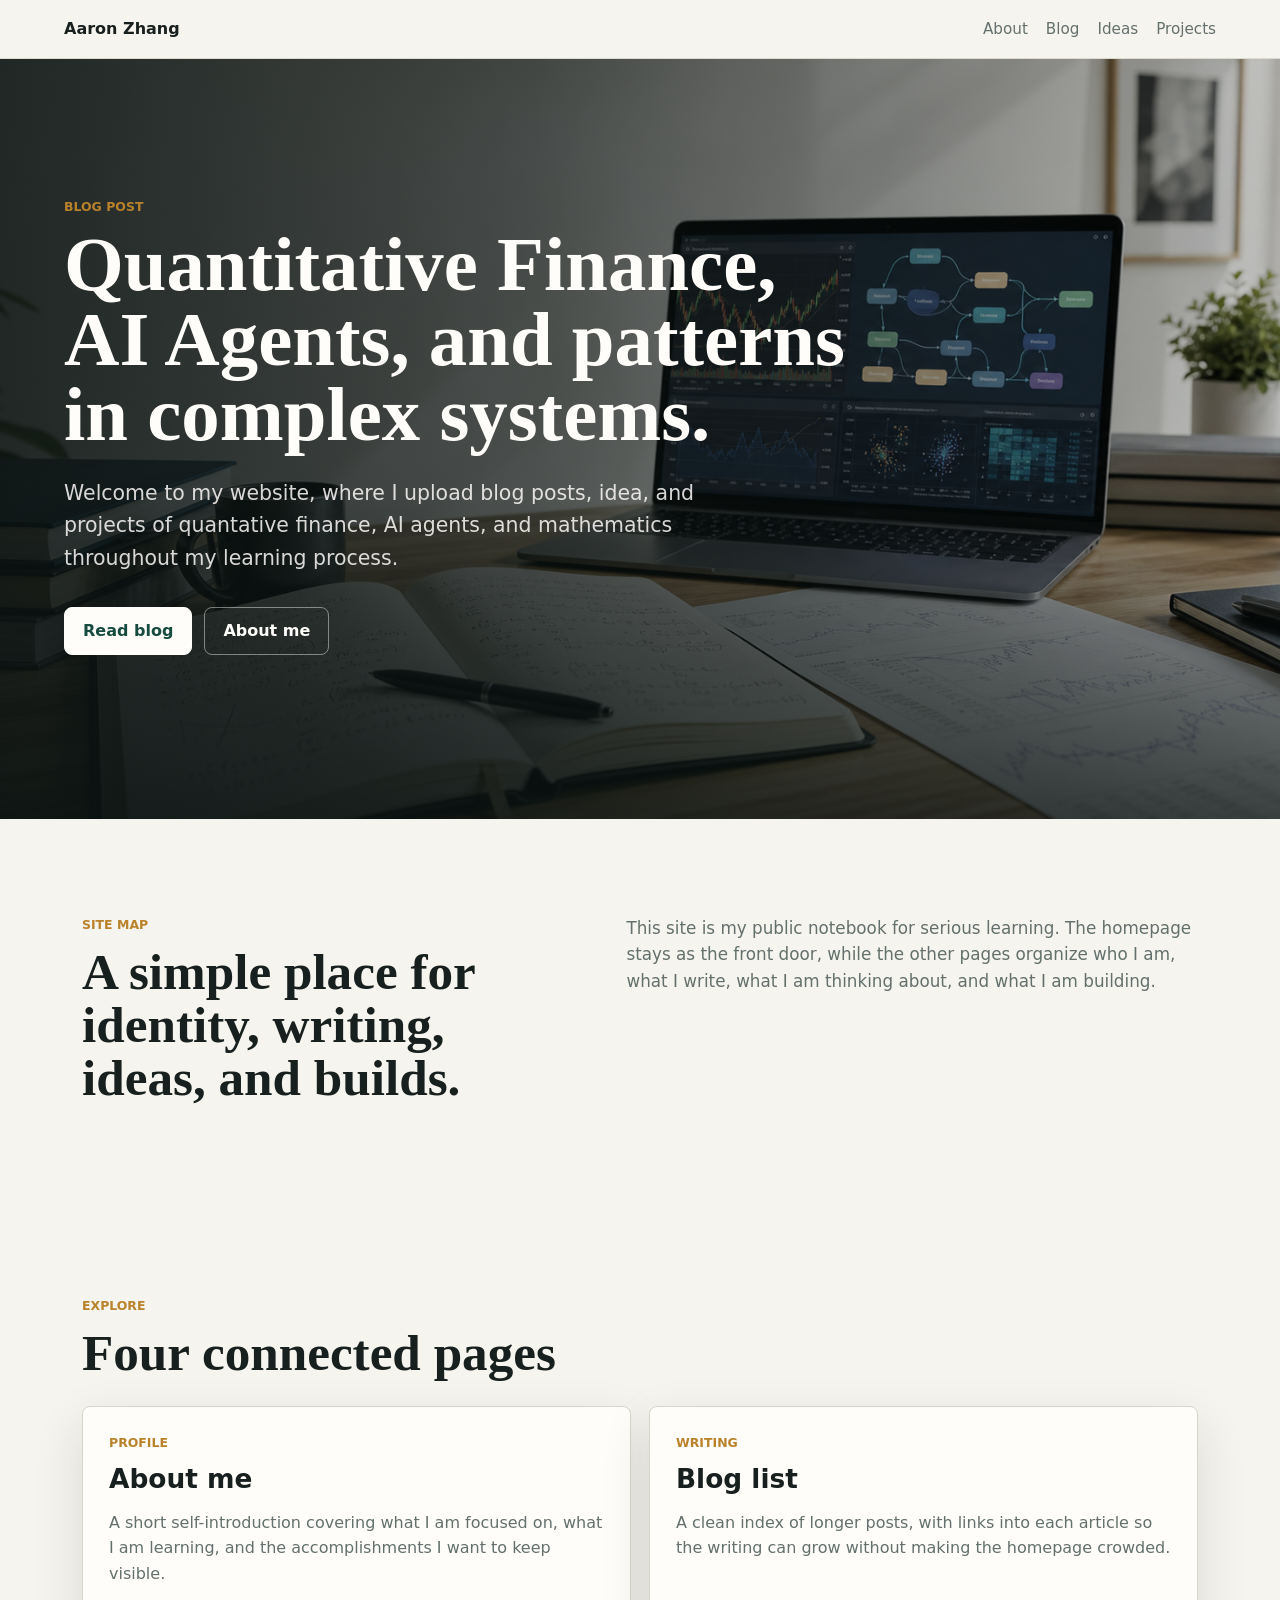
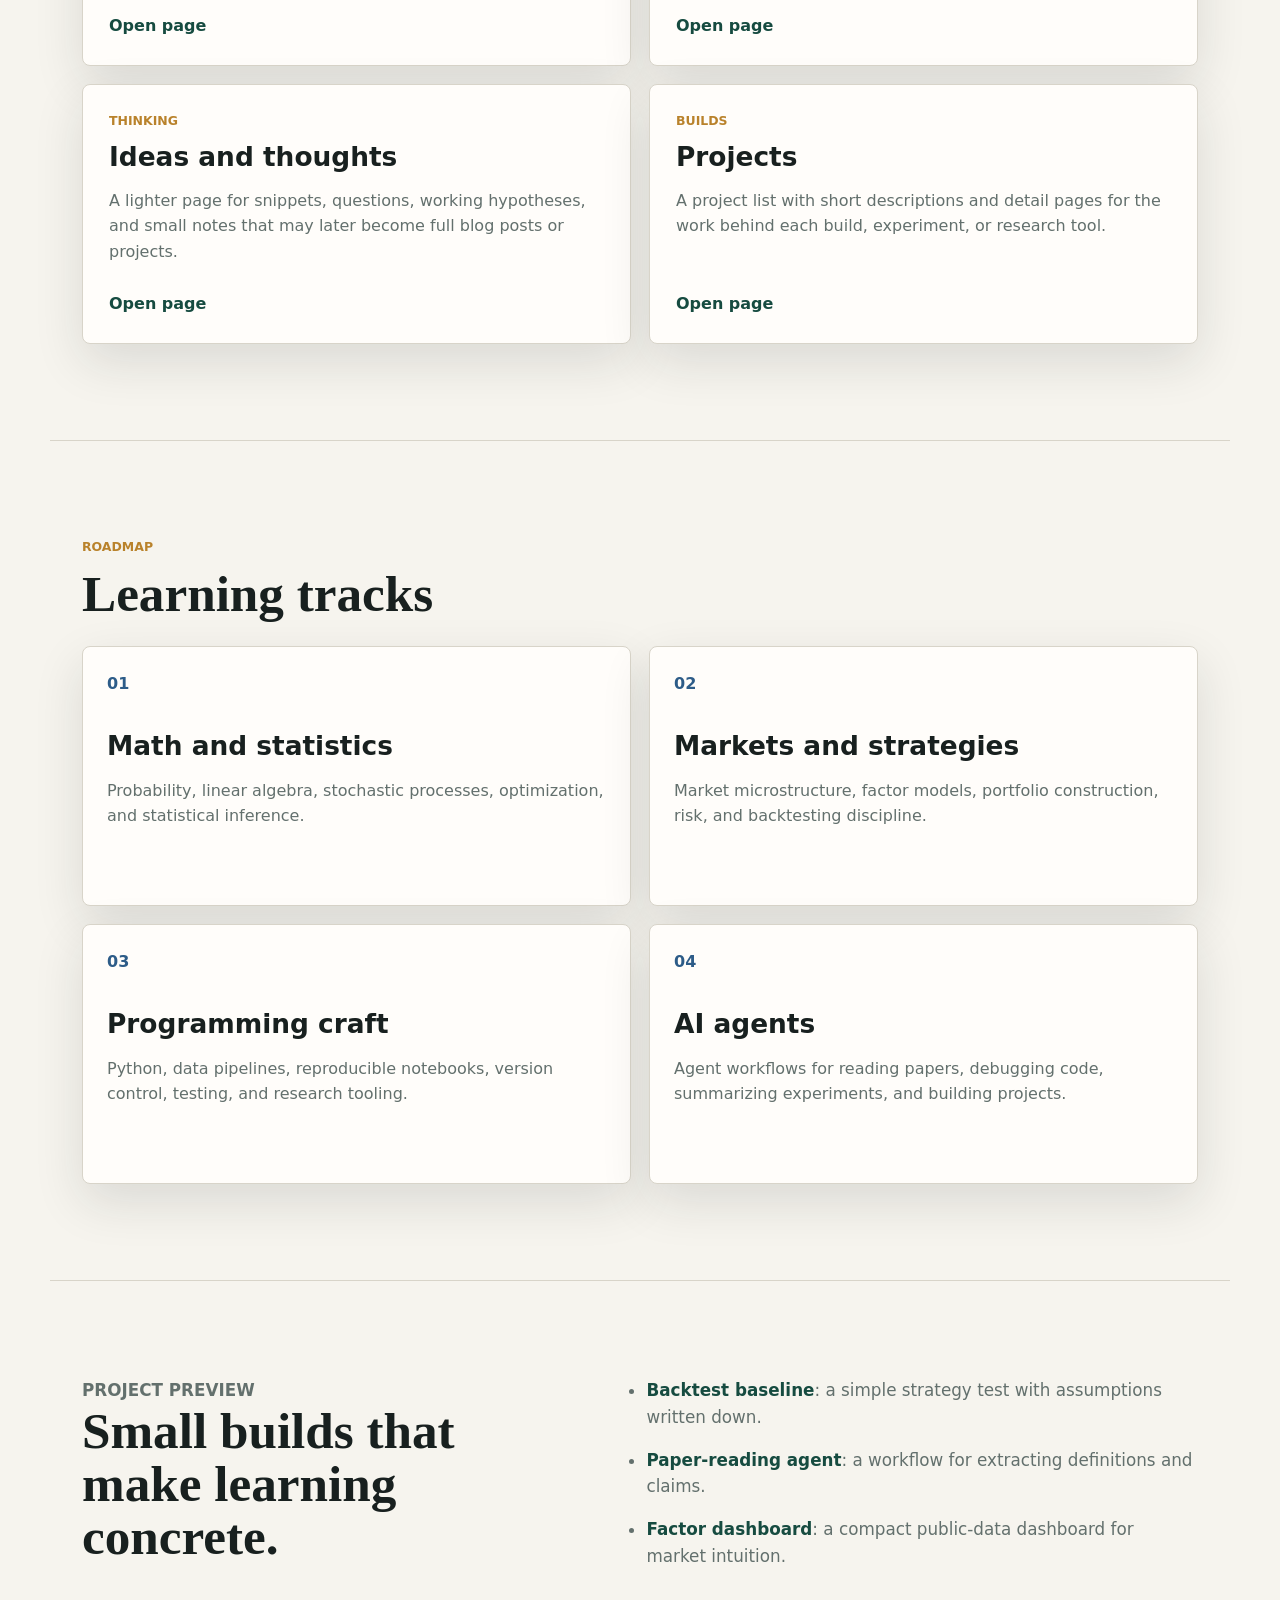
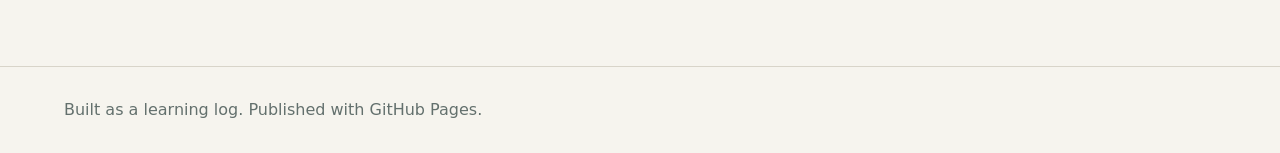
<file: index.html>
<!DOCTYPE html>
<html lang="en">
<head>
  <meta charset="UTF-8">
  <meta name="viewport" content="width=device-width, initial-scale=1.0">
  <title>Aaron Zhang | Quant Finance and AI Agents</title>
  <meta name="description" content="A ">
  <link rel="stylesheet" href="styles.css">
</head>
<body>
  <header class="site-header">
    <a class="brand" href="index.html">Aaron Zhang</a>
    <nav class="nav" aria-label="Main navigation">
      <a href="about/">About</a>
      <a href="blog/">Blog</a>
      <a href="ideas/">Ideas</a>
      <a href="projects/">Projects</a>
    </nav>
  </header>

  <main>
    <section class="hero">
      <img class="hero-image" src="assets/images/quant-ai-desk.png" alt="Desk with market charts, notes, and AI workflow diagrams">
      <div class="hero-overlay"></div>
      <div class="hero-content">
        <p class="eyebrow">Blog Post</p>
        <h1>Quantitative Finance, AI Agents, and patterns in complex systems.</h1>
        <p class="intro">
          Welcome to my website, where I upload blog posts, idea, and projects of quantative finance, AI agents, and mathematics throughout my learning process.
        </p>
        <div class="hero-actions" aria-label="Primary links">
          <a class="button primary" href="blog/">Read blog</a>
          <a class="button secondary" href="about/">About me</a>
        </div>
      </div>`
    </section>

    <section class="section split" id="about">
      <div>
        <p class="section-label">Site map</p>
        <h2>A simple place for identity, writing, ideas, and builds.</h2>
      </div>
      <p>
        This site is my public notebook for serious learning. The homepage stays as the
        front door, while the other pages organize who I am, what I write, what I am
        thinking about, and what I am building.
      </p>
    </section>

    <section class="section" id="pages">
      <div class="section-heading">
        <p class="section-label">Explore</p>
        <h2>Four connected pages</h2>
      </div>

      <div class="post-grid">
        <article class="post-card">
          <p class="post-meta">Profile</p>
          <h3><a href="about/">About me</a></h3>
          <p>A short self-introduction covering what I am focused on, what I am learning, and the accomplishments I want to keep visible.</p>
          <a class="read-link" href="about/">Open page</a>
        </article>
        <article class="post-card">
          <p class="post-meta">Writing</p>
          <h3><a href="blog/">Blog list</a></h3>
          <p>A clean index of longer posts, with links into each article so the writing can grow without making the homepage crowded.</p>
          <a class="read-link" href="blog/">Open page</a>
        </article>
        <article class="post-card">
          <p class="post-meta">Thinking</p>
          <h3><a href="ideas/">Ideas and thoughts</a></h3>
          <p>A lighter page for snippets, questions, working hypotheses, and small notes that may later become full blog posts or projects.</p>
          <a class="read-link" href="ideas/">Open page</a>
        </article>
        <article class="post-card">
          <p class="post-meta">Builds</p>
          <h3><a href="projects/">Projects</a></h3>
          <p>A project list with short descriptions and detail pages for the work behind each build, experiment, or research tool.</p>
          <a class="read-link" href="projects/">Open page</a>
        </article>
      </div>
    </section>

    <section class="section roadmap" id="roadmap">
      <div class="section-heading">
        <p class="section-label">Roadmap</p>
        <h2>Learning tracks</h2>
      </div>
      <div class="track-grid">
        <div class="track"><span class="track-number">01</span><h3>Math and statistics</h3><p>Probability, linear algebra, stochastic processes, optimization, and statistical inference.</p></div>
        <div class="track"><span class="track-number">02</span><h3>Markets and strategies</h3><p>Market microstructure, factor models, portfolio construction, risk, and backtesting discipline.</p></div>
        <div class="track"><span class="track-number">03</span><h3>Programming craft</h3><p>Python, data pipelines, reproducible notebooks, version control, testing, and research tooling.</p></div>
        <div class="track"><span class="track-number">04</span><h3>AI agents</h3><p>Agent workflows for reading papers, debugging code, summarizing experiments, and building projects.</p></div>
      </div>
    </section>

    <section class="section projects" id="projects-preview">
      <div>
        <p class="section-label">Project preview</p>
        <h2>Small builds that make learning concrete.</h2>
      </div>
      <ul class="project-list">
        <li><a href="projects/backtest-baseline/">Backtest baseline</a>: a simple strategy test with assumptions written down.</li>
        <li><a href="projects/paper-reading-agent/">Paper-reading agent</a>: a workflow for extracting definitions and claims.</li>
        <li><a href="projects/factor-dashboard/">Factor dashboard</a>: a compact public-data dashboard for market intuition.</li>
      </ul>
    </section>
  </main>

  <footer class="footer">
    <p>Built as a learning log. Published with GitHub Pages.</p>
  </footer>
</body>
</html>
</file>
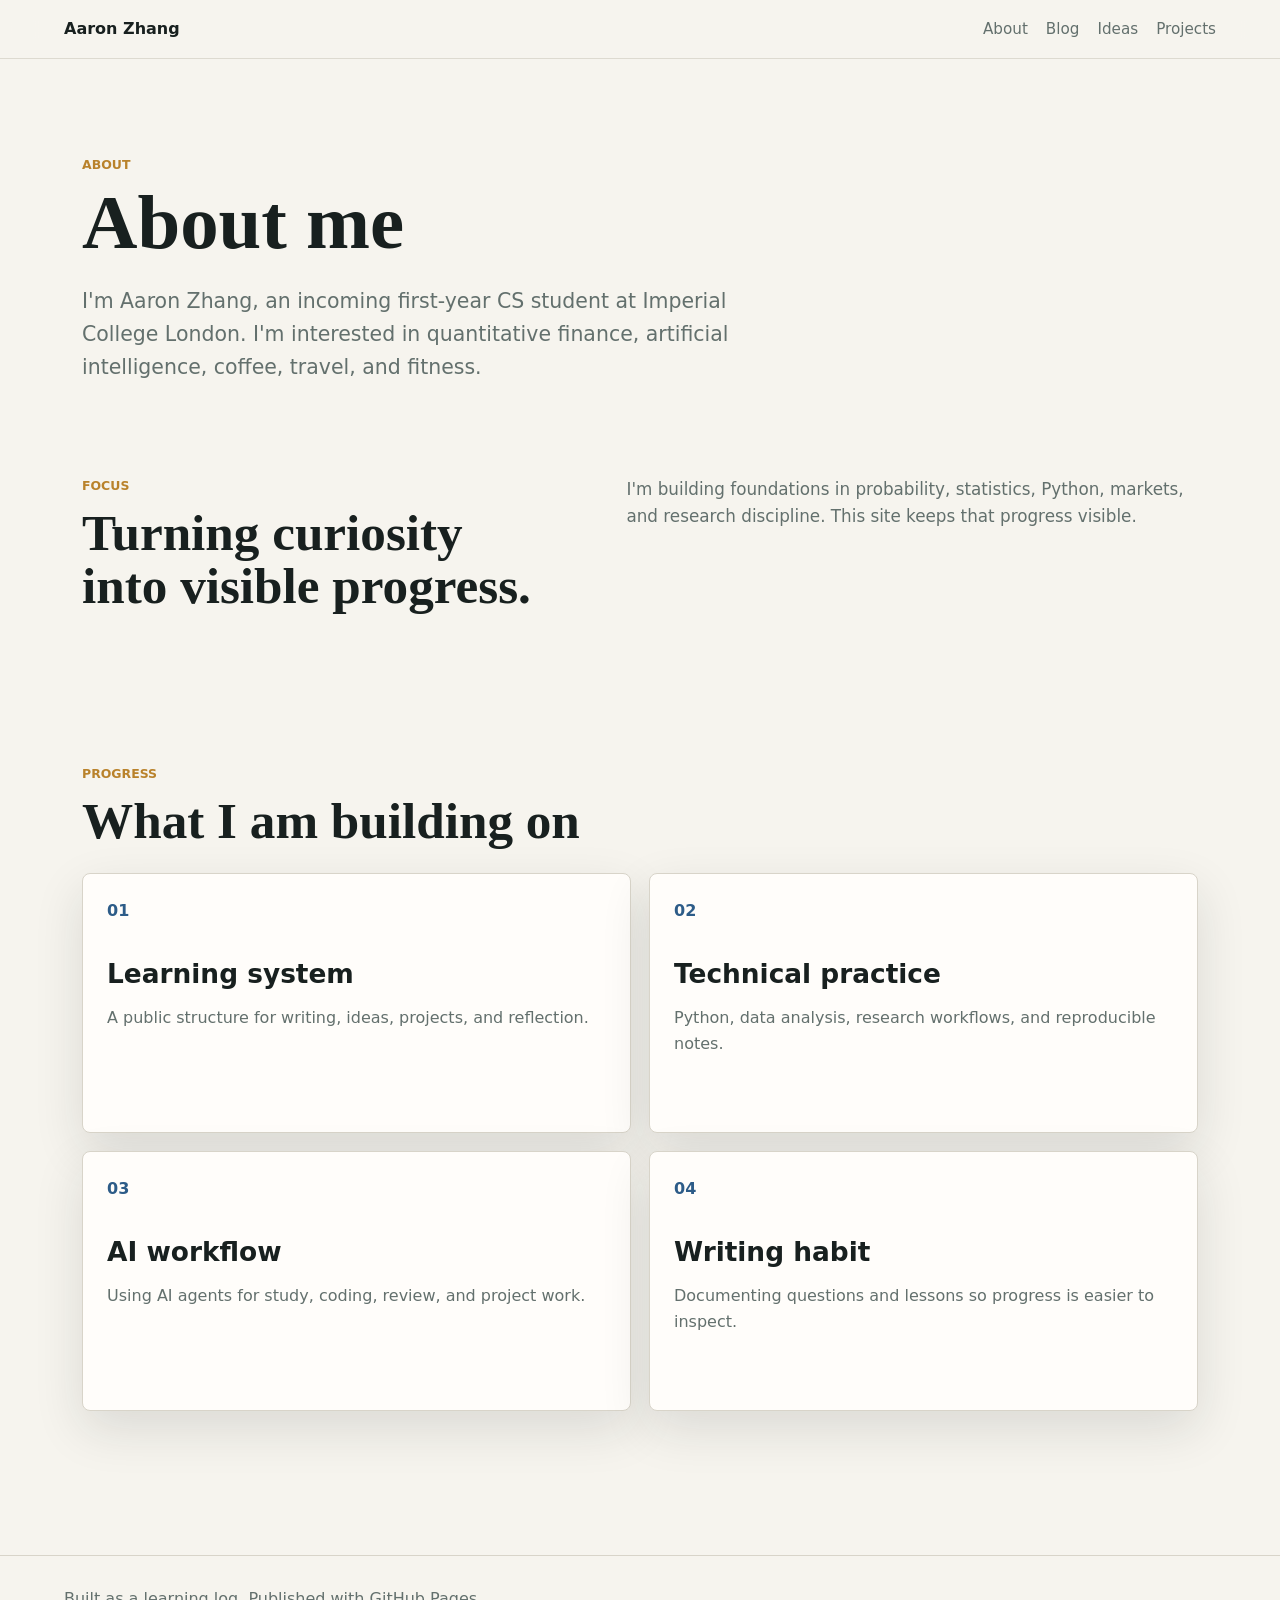
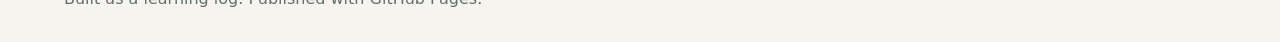
<file: about/index.html>
<!DOCTYPE html>
<html lang="en">
<head>
  <meta charset="UTF-8">
  <meta name="viewport" content="width=device-width, initial-scale=1.0">
  <title>About | Aaron Zhang</title>
  <meta name="description" content="About Aaron Zhang: CS, quant finance, AI, and learning in public.">
  <link rel="stylesheet" href="../styles.css">
</head>
<body>
  <header class="site-header">
    <a class="brand" href="../index.html">Aaron Zhang</a>
    <nav class="nav" aria-label="Main navigation">
      <a href="../about/">About</a>
      <a href="../blog/">Blog</a>
      <a href="../ideas/">Ideas</a>
      <a href="../projects/">Projects</a>
    </nav>
  </header>

  <main class="page-shell">
    <header class="page-hero">
      <p class="eyebrow">About</p>
      <h1>About me</h1>
      <p class="intro dark">I'm Aaron Zhang, an incoming first-year CS student at Imperial College London. I'm interested in quantitative finance, artificial intelligence, coffee, travel, and fitness.</p>
    </header>
    <section class="section split compact">
      <div><p class="section-label">Focus</p><h2>Turning curiosity into visible progress.</h2></div>
      <p>I'm building foundations in probability, statistics, Python, markets, and research discipline. This site keeps that progress visible.</p>
    </section>
    <section class="section compact">
      <div class="section-heading"><p class="section-label">Progress</p><h2>What I am building on</h2></div>
      <div class="track-grid">
        <div class="track"><span class="track-number">01</span><h3>Learning system</h3><p>A public structure for writing, ideas, projects, and reflection.</p></div>
        <div class="track"><span class="track-number">02</span><h3>Technical practice</h3><p>Python, data analysis, research workflows, and reproducible notes.</p></div>
        <div class="track"><span class="track-number">03</span><h3>AI workflow</h3><p>Using AI agents for study, coding, review, and project work.</p></div>
        <div class="track"><span class="track-number">04</span><h3>Writing habit</h3><p>Documenting questions and lessons so progress is easier to inspect.</p></div>
      </div>
    </section>
  </main>

  <footer class="footer">
    <p>Built as a learning log. Published with GitHub Pages.</p>
  </footer>
</body>
</html>
</file>
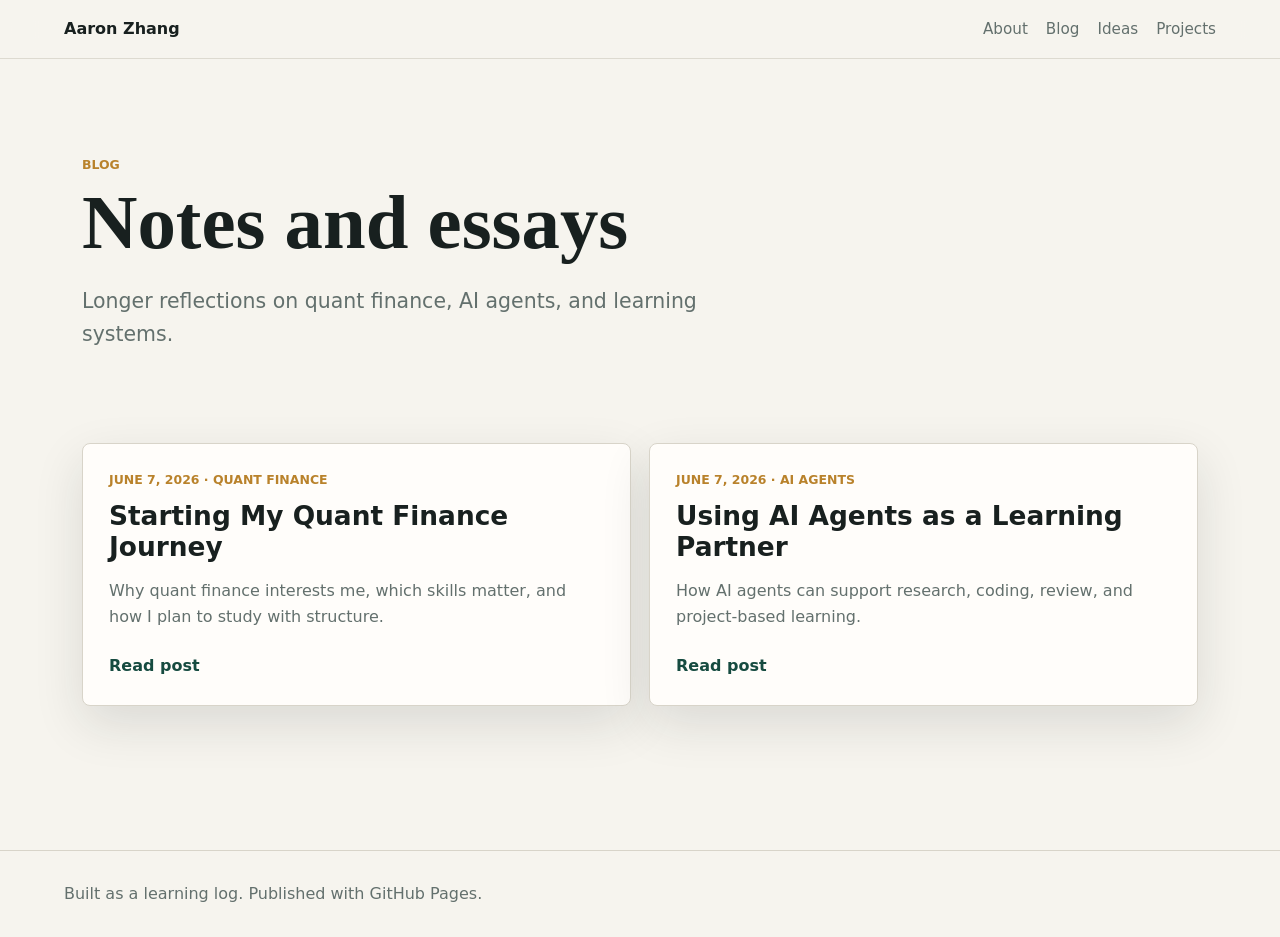
<file: blog/index.html>
<!DOCTYPE html>
<html lang="en">
<head>
  <meta charset="UTF-8">
  <meta name="viewport" content="width=device-width, initial-scale=1.0">
  <title>Blog | Aaron Zhang</title>
  <meta name="description" content="Aaron Zhang's notes on quant finance, AI agents, and learning.">
  <link rel="stylesheet" href="../styles.css">
</head>
<body>
  <header class="site-header">
    <a class="brand" href="../index.html">Aaron Zhang</a>
    <nav class="nav" aria-label="Main navigation">
      <a href="../about/">About</a>
      <a href="../blog/">Blog</a>
      <a href="../ideas/">Ideas</a>
      <a href="../projects/">Projects</a>
    </nav>
  </header>

  <main class="page-shell">
    <header class="page-hero">
      <p class="eyebrow">Blog</p>
      <h1>Notes and essays</h1>
      <p class="intro dark">Longer reflections on quant finance, AI agents, and learning systems.</p>
    </header>
    <section class="section compact">
      <div class="post-grid">
        <article class="post-card"><p class="post-meta">June 7, 2026 · Quant finance</p><h3><a href="../posts/2026-06-07-starting-the-quant-journey/">Starting My Quant Finance Journey</a></h3><p>Why quant finance interests me, which skills matter, and how I plan to study with structure.</p><a class="read-link" href="../posts/2026-06-07-starting-the-quant-journey/">Read post</a></article>
        <article class="post-card"><p class="post-meta">June 7, 2026 · AI agents</p><h3><a href="../posts/2026-06-07-ai-agents-for-learning/">Using AI Agents as a Learning Partner</a></h3><p>How AI agents can support research, coding, review, and project-based learning.</p><a class="read-link" href="../posts/2026-06-07-ai-agents-for-learning/">Read post</a></article>
      </div>
    </section>
  </main>

  <footer class="footer">
    <p>Built as a learning log. Published with GitHub Pages.</p>
  </footer>
</body>
</html>
</file>
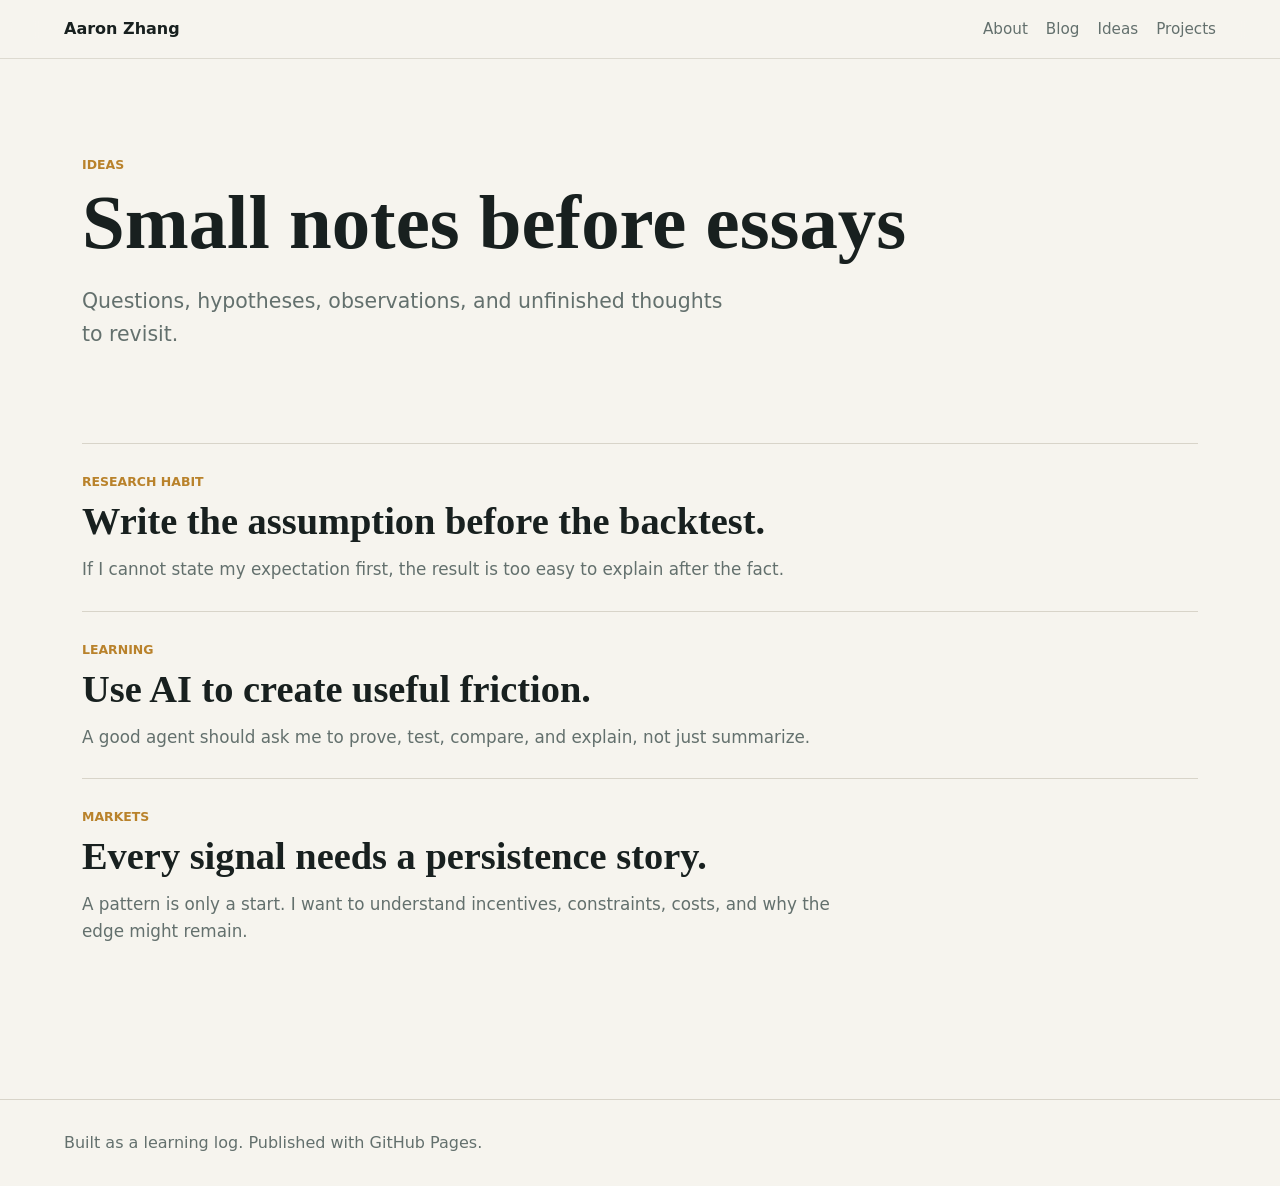
<file: ideas/index.html>
<!DOCTYPE html>
<html lang="en">
<head>
  <meta charset="UTF-8">
  <meta name="viewport" content="width=device-width, initial-scale=1.0">
  <title>Ideas | Aaron Zhang</title>
  <meta name="description" content="Short ideas, questions, and working notes from Aaron Zhang.">
  <link rel="stylesheet" href="../styles.css">
</head>
<body>
  <header class="site-header">
    <a class="brand" href="../index.html">Aaron Zhang</a>
    <nav class="nav" aria-label="Main navigation">
      <a href="../about/">About</a>
      <a href="../blog/">Blog</a>
      <a href="../ideas/">Ideas</a>
      <a href="../projects/">Projects</a>
    </nav>
  </header>

  <main class="page-shell">
    <header class="page-hero">
      <p class="eyebrow">Ideas</p>
      <h1>Small notes before essays</h1>
      <p class="intro dark">Questions, hypotheses, observations, and unfinished thoughts to revisit.</p>
    </header>
    <section class="section compact">
      <div class="idea-list">
        <article class="idea-item"><p class="post-meta">Research habit</p><h2>Write the assumption before the backtest.</h2><p>If I cannot state my expectation first, the result is too easy to explain after the fact.</p></article>
        <article class="idea-item"><p class="post-meta">Learning</p><h2>Use AI to create useful friction.</h2><p>A good agent should ask me to prove, test, compare, and explain, not just summarize.</p></article>
        <article class="idea-item"><p class="post-meta">Markets</p><h2>Every signal needs a persistence story.</h2><p>A pattern is only a start. I want to understand incentives, constraints, costs, and why the edge might remain.</p></article>
      </div>
    </section>
  </main>

  <footer class="footer">
    <p>Built as a learning log. Published with GitHub Pages.</p>
  </footer>
</body>
</html>
</file>
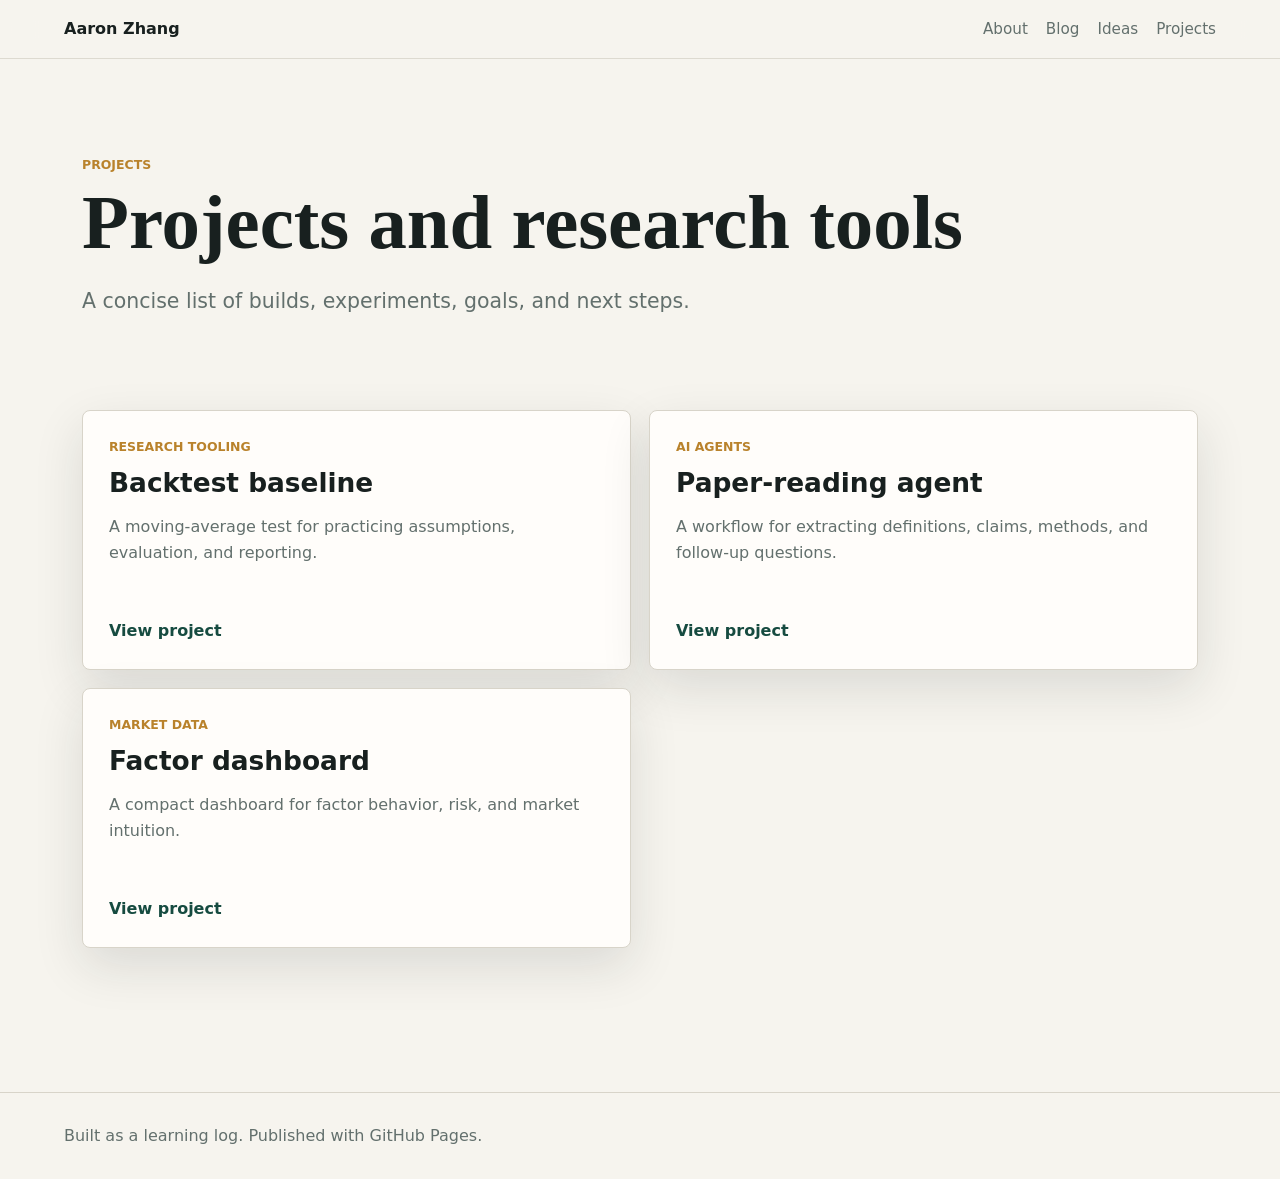
<file: projects/index.html>
<!DOCTYPE html>
<html lang="en">
<head>
  <meta charset="UTF-8">
  <meta name="viewport" content="width=device-width, initial-scale=1.0">
  <title>Projects | Aaron Zhang</title>
  <meta name="description" content="Aaron Zhang's projects in quant finance, AI agents, and market data.">
  <link rel="stylesheet" href="../styles.css">
</head>
<body>
  <header class="site-header">
    <a class="brand" href="../index.html">Aaron Zhang</a>
    <nav class="nav" aria-label="Main navigation">
      <a href="../about/">About</a>
      <a href="../blog/">Blog</a>
      <a href="../ideas/">Ideas</a>
      <a href="../projects/">Projects</a>
    </nav>
  </header>

  <main class="page-shell">
    <header class="page-hero">
      <p class="eyebrow">Projects</p>
      <h1>Projects and research tools</h1>
      <p class="intro dark">A concise list of builds, experiments, goals, and next steps.</p>
    </header>
    <section class="section compact">
      <div class="post-grid">
        <article class="post-card"><p class="post-meta">Research tooling</p><h3><a href="backtest-baseline/">Backtest baseline</a></h3><p>A moving-average test for practicing assumptions, evaluation, and reporting.</p><a class="read-link" href="backtest-baseline/">View project</a></article>
        <article class="post-card"><p class="post-meta">AI agents</p><h3><a href="paper-reading-agent/">Paper-reading agent</a></h3><p>A workflow for extracting definitions, claims, methods, and follow-up questions.</p><a class="read-link" href="paper-reading-agent/">View project</a></article>
        <article class="post-card"><p class="post-meta">Market data</p><h3><a href="factor-dashboard/">Factor dashboard</a></h3><p>A compact dashboard for factor behavior, risk, and market intuition.</p><a class="read-link" href="factor-dashboard/">View project</a></article>
      </div>
    </section>
  </main>

  <footer class="footer">
    <p>Built as a learning log. Published with GitHub Pages.</p>
  </footer>
</body>
</html>
</file>
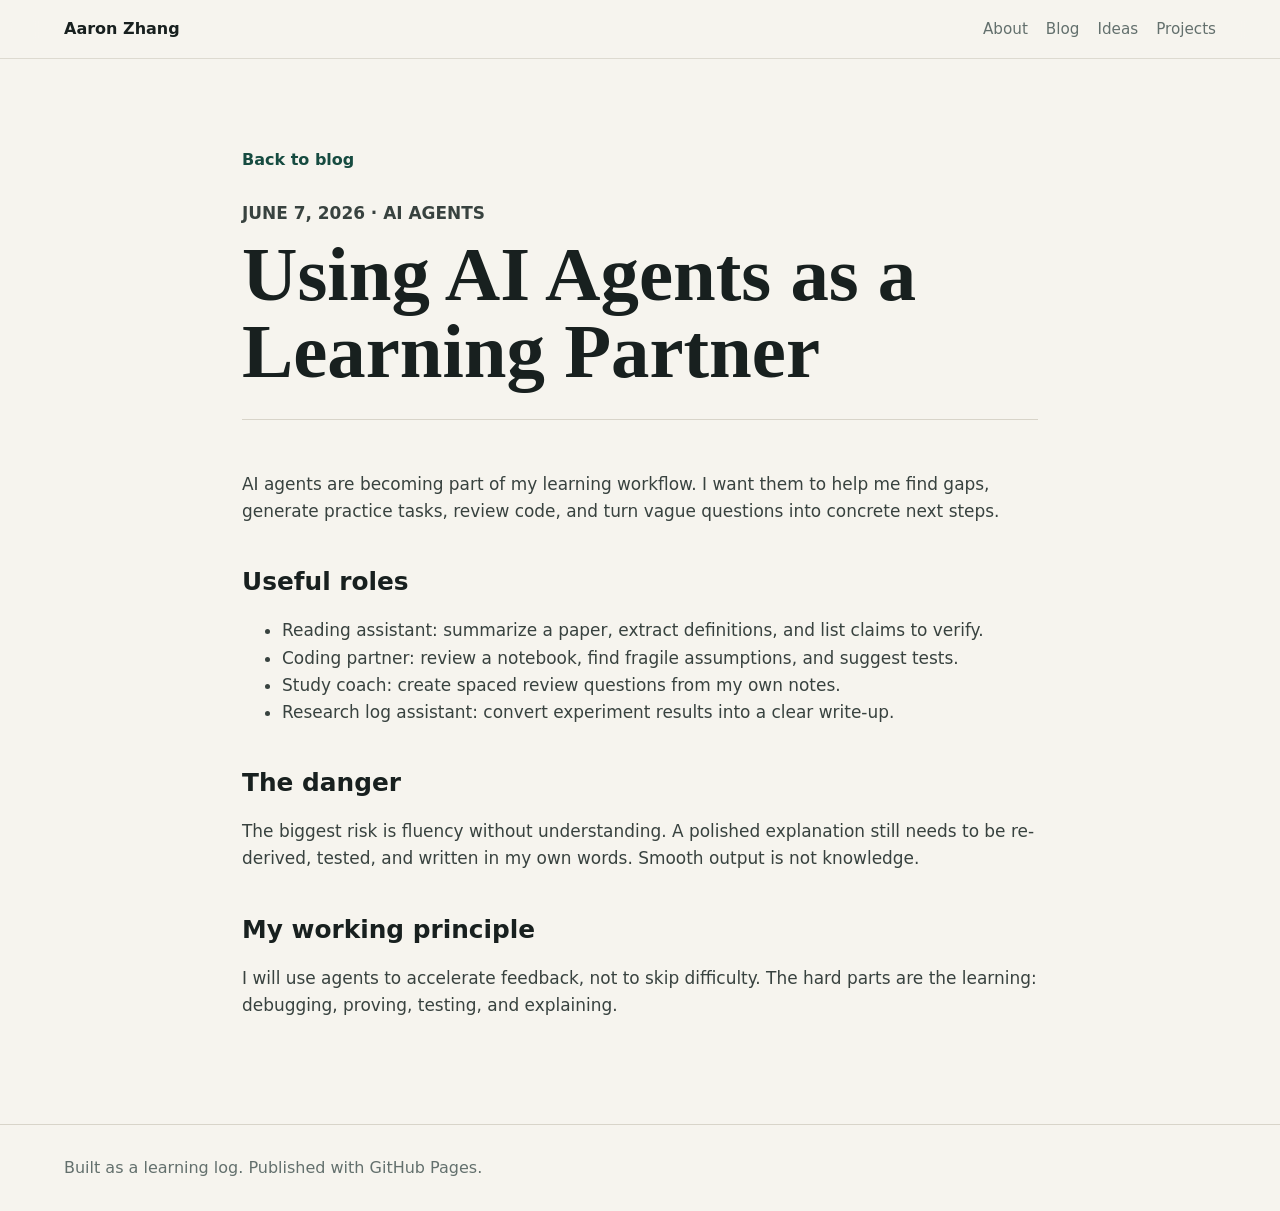
<file: posts/2026-06-07-ai-agents-for-learning/index.html>
<!DOCTYPE html>
<html lang="en">
<head>
  <meta charset="UTF-8">
  <meta name="viewport" content="width=device-width, initial-scale=1.0">
  <title>Using AI Agents as a Learning Partner | Aaron Zhang</title>
  <meta name="description" content="How Aaron Zhang uses AI agents to support learning without replacing judgment.">
  <link rel="stylesheet" href="../../styles.css">
</head>
<body>
  <header class="site-header">
    <a class="brand" href="../../index.html">Aaron Zhang</a>
    <nav class="nav" aria-label="Main navigation">
      <a href="../../about/">About</a>
      <a href="../../blog/">Blog</a>
      <a href="../../ideas/">Ideas</a>
      <a href="../../projects/">Projects</a>
    </nav>
  </header>

  <main class="post-page">
    <a class="back-link" href="../../blog/">Back to blog</a>
    <header>
      <p class="post-meta">June 7, 2026 · AI agents</p>
      <h1>Using AI Agents as a Learning Partner</h1>
    </header>

    <article>
      <p>
        AI agents are becoming part of my learning workflow. I want them to help me find
        gaps, generate practice tasks, review code, and turn vague questions into concrete
        next steps.
      </p>

      <h2>Useful roles</h2>
      <ul>
        <li>Reading assistant: summarize a paper, extract definitions, and list claims to verify.</li>
        <li>Coding partner: review a notebook, find fragile assumptions, and suggest tests.</li>
        <li>Study coach: create spaced review questions from my own notes.</li>
        <li>Research log assistant: convert experiment results into a clear write-up.</li>
      </ul>

      <h2>The danger</h2>
      <p>
        The biggest risk is fluency without understanding. A polished explanation still
        needs to be re-derived, tested, and written in my own words. Smooth output is not
        knowledge.
      </p>

      <h2>My working principle</h2>
      <p>
        I will use agents to accelerate feedback, not to skip difficulty. The hard parts
        are the learning: debugging, proving, testing, and explaining.
      </p>
    </article>
  </main>

  <footer class="footer">
    <p>Built as a learning log. Published with GitHub Pages.</p>
  </footer>
</body>
</html>
</file>
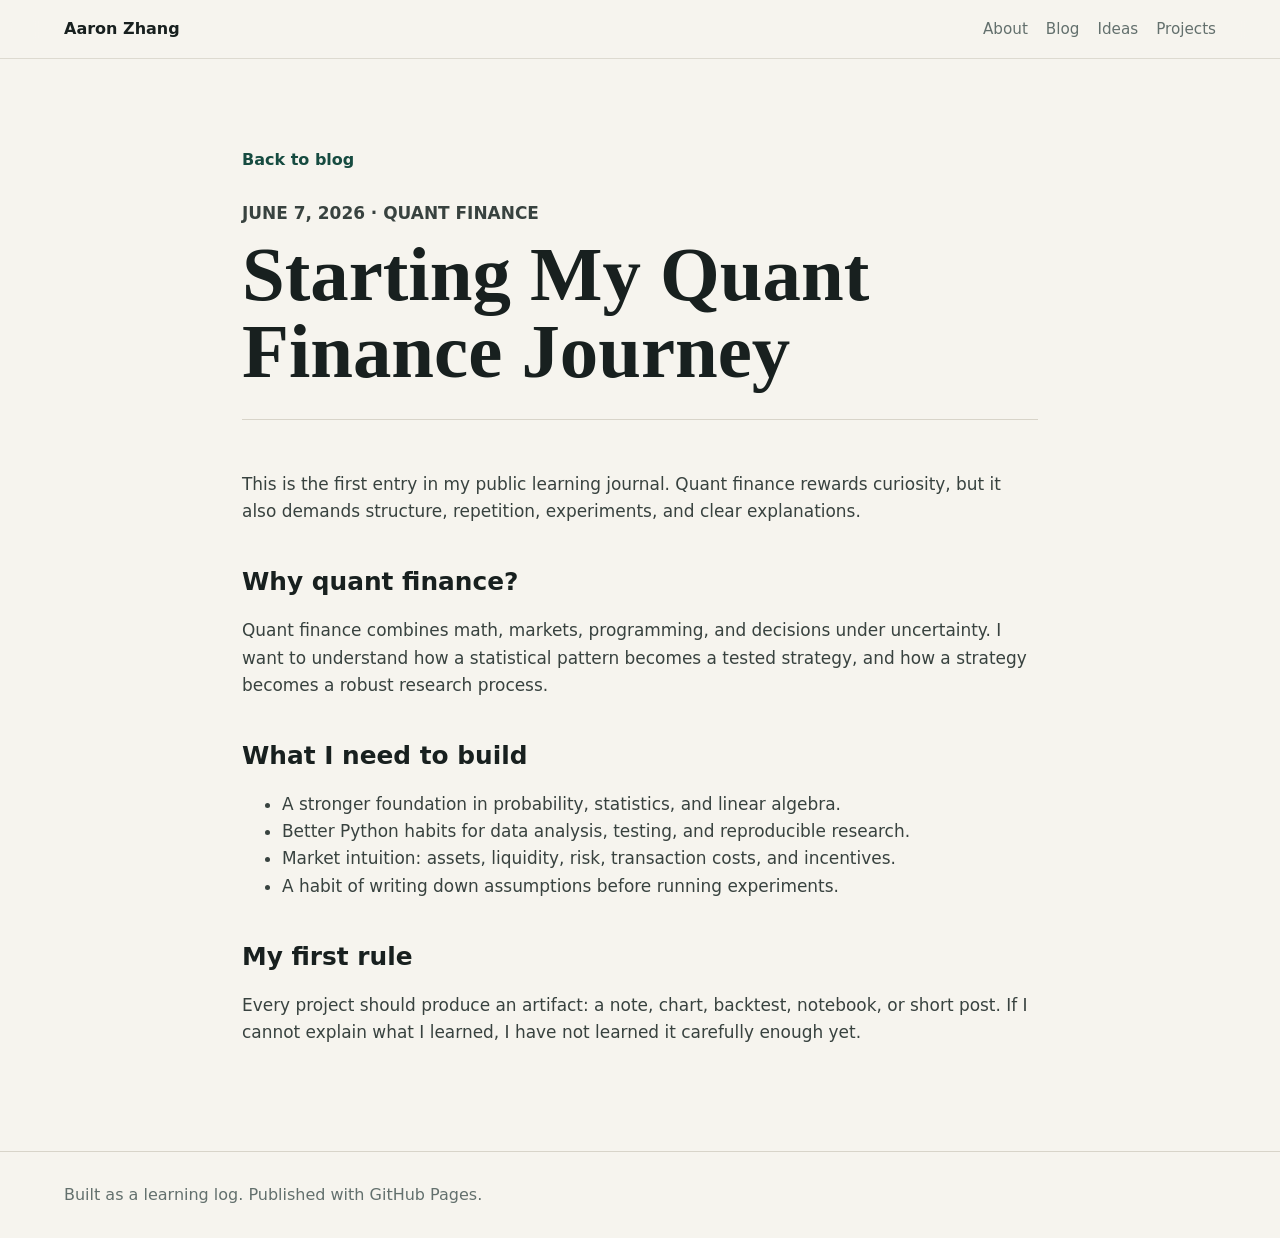
<file: posts/2026-06-07-starting-the-quant-journey/index.html>
<!DOCTYPE html>
<html lang="en">
<head>
  <meta charset="UTF-8">
  <meta name="viewport" content="width=device-width, initial-scale=1.0">
  <title>Starting My Quant Finance Journey | Aaron Zhang</title>
  <meta name="description" content="Aaron Zhang's first note on learning quant finance with structure.">
  <link rel="stylesheet" href="../../styles.css">
</head>
<body>
  <header class="site-header">
    <a class="brand" href="../../index.html">Aaron Zhang</a>
    <nav class="nav" aria-label="Main navigation">
      <a href="../../about/">About</a>
      <a href="../../blog/">Blog</a>
      <a href="../../ideas/">Ideas</a>
      <a href="../../projects/">Projects</a>
    </nav>
  </header>

  <main class="post-page">
    <a class="back-link" href="../../blog/">Back to blog</a>
    <header>
      <p class="post-meta">June 7, 2026 · Quant finance</p>
      <h1>Starting My Quant Finance Journey</h1>
    </header>

    <article>
      <p>
        This is the first entry in my public learning journal. Quant finance rewards
        curiosity, but it also demands structure, repetition, experiments, and clear
        explanations.
      </p>

      <h2>Why quant finance?</h2>
      <p>
        Quant finance combines math, markets, programming, and decisions under
        uncertainty. I want to understand how a statistical pattern becomes a tested
        strategy, and how a strategy becomes a robust research process.
      </p>

      <h2>What I need to build</h2>
      <ul>
        <li>A stronger foundation in probability, statistics, and linear algebra.</li>
        <li>Better Python habits for data analysis, testing, and reproducible research.</li>
        <li>Market intuition: assets, liquidity, risk, transaction costs, and incentives.</li>
        <li>A habit of writing down assumptions before running experiments.</li>
      </ul>

      <h2>My first rule</h2>
      <p>
        Every project should produce an artifact: a note, chart, backtest, notebook, or
        short post. If I cannot explain what I learned, I have not learned it carefully
        enough yet.
      </p>
    </article>
  </main>

  <footer class="footer">
    <p>Built as a learning log. Published with GitHub Pages.</p>
  </footer>
</body>
</html>
</file>
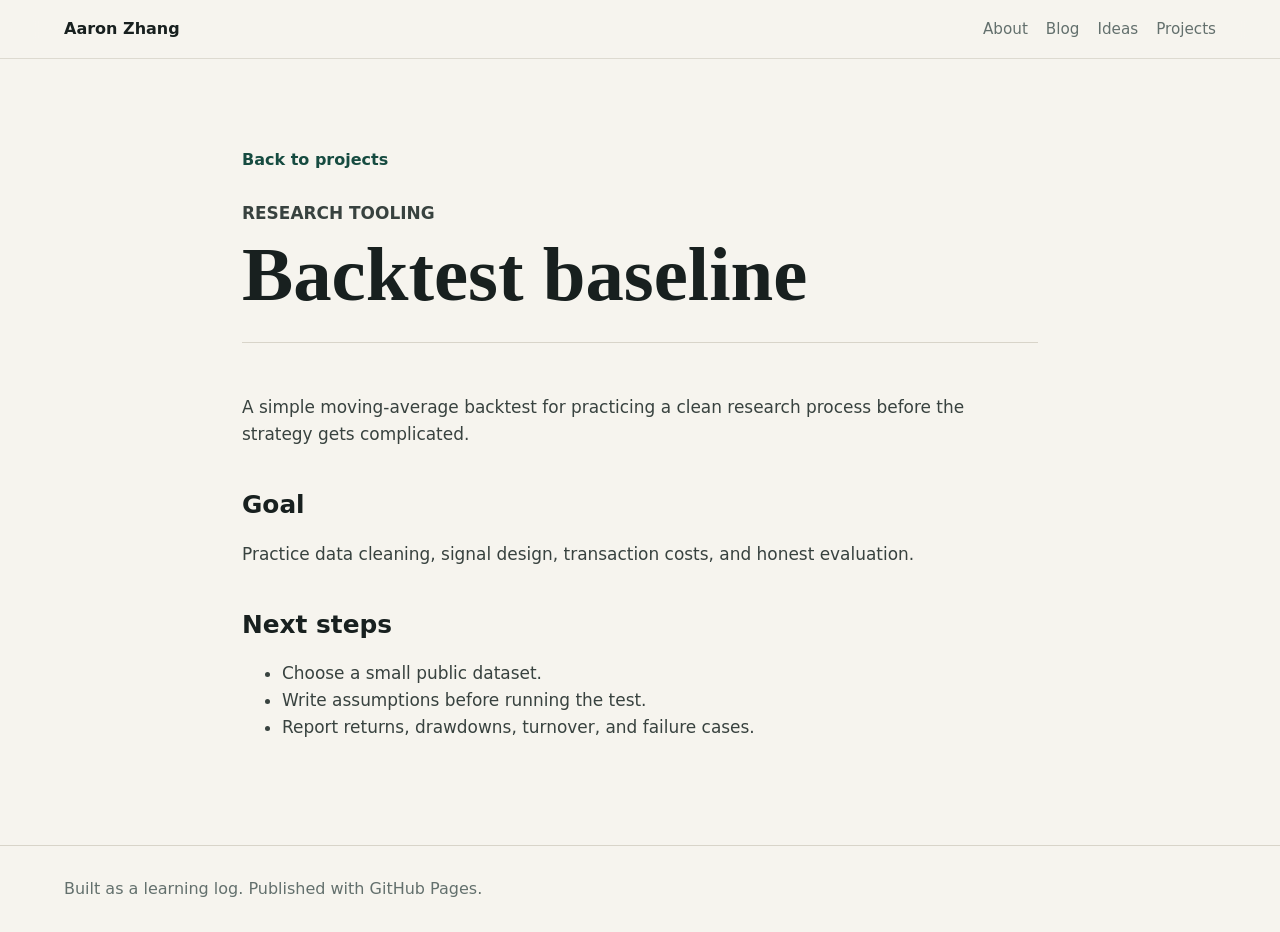
<file: projects/backtest-baseline/index.html>
<!DOCTYPE html>
<html lang="en">
<head>
  <meta charset="UTF-8">
  <meta name="viewport" content="width=device-width, initial-scale=1.0">
  <title>Backtest baseline | Aaron Zhang</title>
  <meta name="description" content="Backtest baseline project notes by Aaron Zhang.">
  <link rel="stylesheet" href="../../styles.css">
</head>
<body>
  <header class="site-header">
    <a class="brand" href="../../index.html">Aaron Zhang</a>
    <nav class="nav" aria-label="Main navigation">
      <a href="../../about/">About</a>
      <a href="../../blog/">Blog</a>
      <a href="../../ideas/">Ideas</a>
      <a href="../../projects/">Projects</a>
    </nav>
  </header>

  <main class="post-page">
    <a class="back-link" href="../">Back to projects</a>
    <header><p class="post-meta">Research tooling</p><h1>Backtest baseline</h1></header>
    <article>
      <p>A simple moving-average backtest for practicing a clean research process before the strategy gets complicated.</p>
      <h2>Goal</h2>
      <p>Practice data cleaning, signal design, transaction costs, and honest evaluation.</p>
      <h2>Next steps</h2>
      <ul>
        <li>Choose a small public dataset.</li>
        <li>Write assumptions before running the test.</li>
        <li>Report returns, drawdowns, turnover, and failure cases.</li>
      </ul>
    </article>
  </main>

  <footer class="footer">
    <p>Built as a learning log. Published with GitHub Pages.</p>
  </footer>
</body>
</html>
</file>
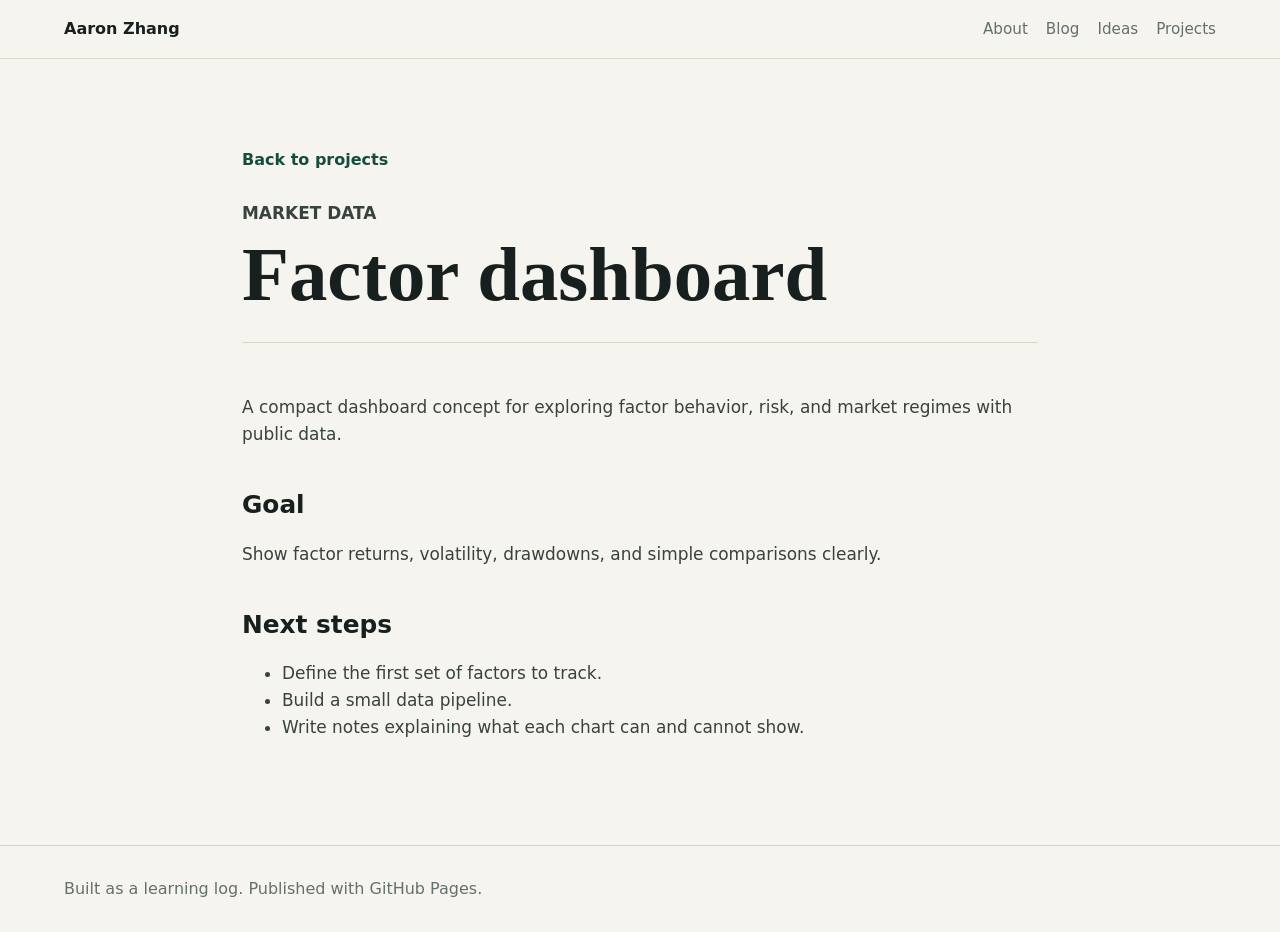
<file: projects/factor-dashboard/index.html>
<!DOCTYPE html>
<html lang="en">
<head>
  <meta charset="UTF-8">
  <meta name="viewport" content="width=device-width, initial-scale=1.0">
  <title>Factor dashboard | Aaron Zhang</title>
  <meta name="description" content="Factor dashboard project notes by Aaron Zhang.">
  <link rel="stylesheet" href="../../styles.css">
</head>
<body>
  <header class="site-header">
    <a class="brand" href="../../index.html">Aaron Zhang</a>
    <nav class="nav" aria-label="Main navigation">
      <a href="../../about/">About</a>
      <a href="../../blog/">Blog</a>
      <a href="../../ideas/">Ideas</a>
      <a href="../../projects/">Projects</a>
    </nav>
  </header>

  <main class="post-page">
    <a class="back-link" href="../">Back to projects</a>
    <header><p class="post-meta">Market data</p><h1>Factor dashboard</h1></header>
    <article>
      <p>A compact dashboard concept for exploring factor behavior, risk, and market regimes with public data.</p>
      <h2>Goal</h2>
      <p>Show factor returns, volatility, drawdowns, and simple comparisons clearly.</p>
      <h2>Next steps</h2>
      <ul>
        <li>Define the first set of factors to track.</li>
        <li>Build a small data pipeline.</li>
        <li>Write notes explaining what each chart can and cannot show.</li>
      </ul>
    </article>
  </main>

  <footer class="footer">
    <p>Built as a learning log. Published with GitHub Pages.</p>
  </footer>
</body>
</html>
</file>
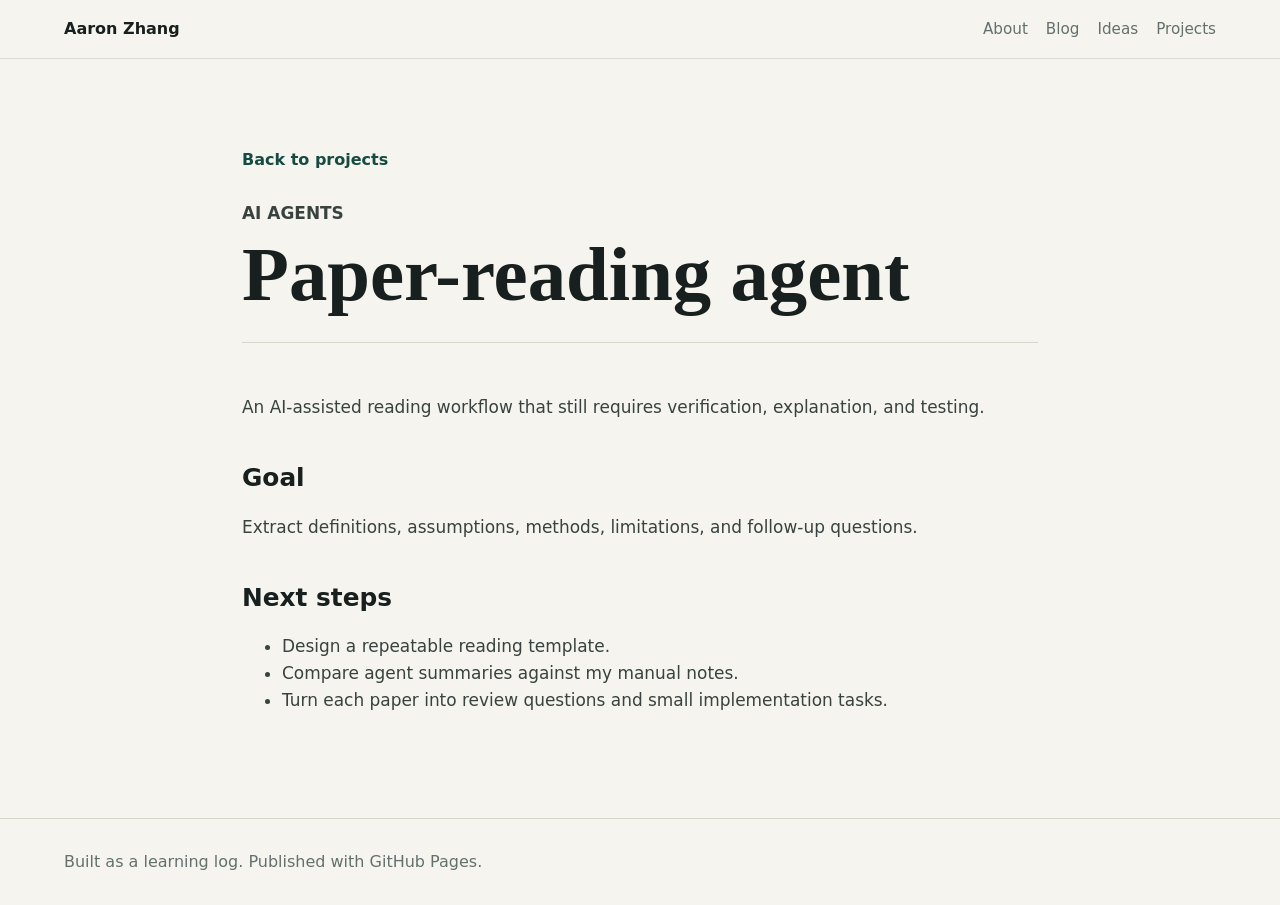
<file: projects/paper-reading-agent/index.html>
<!DOCTYPE html>
<html lang="en">
<head>
  <meta charset="UTF-8">
  <meta name="viewport" content="width=device-width, initial-scale=1.0">
  <title>Paper-reading agent | Aaron Zhang</title>
  <meta name="description" content="Paper-reading agent project notes by Aaron Zhang.">
  <link rel="stylesheet" href="../../styles.css">
</head>
<body>
  <header class="site-header">
    <a class="brand" href="../../index.html">Aaron Zhang</a>
    <nav class="nav" aria-label="Main navigation">
      <a href="../../about/">About</a>
      <a href="../../blog/">Blog</a>
      <a href="../../ideas/">Ideas</a>
      <a href="../../projects/">Projects</a>
    </nav>
  </header>

  <main class="post-page">
    <a class="back-link" href="../">Back to projects</a>
    <header><p class="post-meta">AI agents</p><h1>Paper-reading agent</h1></header>
    <article>
      <p>An AI-assisted reading workflow that still requires verification, explanation, and testing.</p>
      <h2>Goal</h2>
      <p>Extract definitions, assumptions, methods, limitations, and follow-up questions.</p>
      <h2>Next steps</h2>
      <ul>
        <li>Design a repeatable reading template.</li>
        <li>Compare agent summaries against my manual notes.</li>
        <li>Turn each paper into review questions and small implementation tasks.</li>
      </ul>
    </article>
  </main>

  <footer class="footer">
    <p>Built as a learning log. Published with GitHub Pages.</p>
  </footer>
</body>
</html>
</file>
<file: styles.css>
:root {
  --bg: #f6f4ee;
  --paper: #fffdfa;
  --ink: #18201f;
  --muted: #63706d;
  --line: #d8d4c9;
  --green: #1f6f5b;
  --green-dark: #164b40;
  --gold: #b9822b;
  --blue: #2d5c88;
  --shadow: 0 18px 50px rgba(24, 32, 31, 0.12);
}

* {
  box-sizing: border-box;
}

html {
  scroll-behavior: smooth;
}

body {
  margin: 0;
  background: var(--bg);
  color: var(--ink);
  font-family: Inter, ui-sans-serif, system-ui, -apple-system, BlinkMacSystemFont, "Segoe UI", sans-serif;
  line-height: 1.6;
}

a {
  color: inherit;
}

.site-header {
  position: sticky;
  top: 0;
  z-index: 10;
  display: flex;
  align-items: center;
  justify-content: space-between;
  gap: 24px;
  padding: 16px clamp(20px, 5vw, 64px);
  border-bottom: 1px solid rgba(216, 212, 201, 0.8);
  background: rgba(246, 244, 238, 0.88);
  backdrop-filter: blur(16px);
}

.brand {
  color: var(--ink);
  font-weight: 760;
  text-decoration: none;
}

.nav {
  display: flex;
  flex-wrap: wrap;
  gap: 18px;
  color: var(--muted);
  font-size: 0.95rem;
}

.nav a {
  text-decoration: none;
}

.nav a:hover,
.read-link:hover,
.post-card h3 a:hover,
.project-list a:hover {
  color: var(--green);
}

.hero {
  position: relative;
  min-height: min(760px, calc(100vh - 56px));
  overflow: hidden;
  display: grid;
  align-items: end;
  padding: clamp(48px, 8vw, 92px) clamp(20px, 5vw, 64px);
}

.hero-image,
.hero-overlay {
  position: absolute;
  inset: 0;
  width: 100%;
  height: 100%;
}

.hero-image {
  object-fit: cover;
}

.hero-overlay {
  background:
    linear-gradient(90deg, rgba(10, 18, 17, 0.86) 0%, rgba(10, 18, 17, 0.68) 42%, rgba(10, 18, 17, 0.22) 100%),
    linear-gradient(0deg, rgba(10, 18, 17, 0.68), transparent 42%);
}

.hero-content {
  position: relative;
  max-width: 830px;
  color: #fffdfa;
}

.eyebrow,
.section-label,
.post-meta {
  margin: 0 0 10px;
  color: var(--gold);
  font-size: 0.78rem;
  font-weight: 800;
  letter-spacing: 0;
  text-transform: uppercase;
}

.hero h1 {
  max-width: 800px;
  margin: 0;
  font-family: Georgia, "Times New Roman", serif;
  font-size: clamp(2.5rem, 6vw, 5.6rem);
  line-height: 0.98;
  font-weight: 680;
}

.intro {
  max-width: 660px;
  margin: 24px 0 0;
  color: rgba(255, 253, 250, 0.84);
  font-size: clamp(1.04rem, 1.8vw, 1.28rem);
}

.hero-actions {
  display: flex;
  flex-wrap: wrap;
  gap: 12px;
  margin-top: 32px;
}

.button {
  display: inline-flex;
  align-items: center;
  justify-content: center;
  min-height: 44px;
  padding: 10px 18px;
  border: 1px solid rgba(255, 253, 250, 0.44);
  border-radius: 8px;
  font-weight: 760;
  text-decoration: none;
}

.button.primary {
  border-color: #fffdfa;
  background: #fffdfa;
  color: var(--green-dark);
}

.button.secondary {
  color: #fffdfa;
}

.section {
  max-width: 1180px;
  margin: 0 auto;
  padding: clamp(56px, 8vw, 96px) clamp(20px, 5vw, 32px);
}

.split,
.projects {
  display: grid;
  grid-template-columns: minmax(0, 0.9fr) minmax(280px, 1.1fr);
  gap: clamp(28px, 6vw, 80px);
  align-items: start;
}

.section h2 {
  margin: 0;
  max-width: 760px;
  font-family: Georgia, "Times New Roman", serif;
  font-size: clamp(2rem, 4vw, 3.5rem);
  line-height: 1.04;
}

.section-heading {
  margin-bottom: 26px;
}

.split > p,
.projects p,
.project-list {
  margin: 0;
  color: var(--muted);
  font-size: 1.05rem;
}

.post-grid,
.track-grid {
  display: grid;
  grid-template-columns: repeat(2, minmax(0, 1fr));
  gap: 18px;
}

.post-card,
.track {
  min-height: 260px;
  border: 1px solid var(--line);
  border-radius: 8px;
  background: var(--paper);
  box-shadow: var(--shadow);
}

.post-card {
  display: flex;
  flex-direction: column;
  padding: 26px;
}

.post-card h3,
.track h3 {
  margin: 0;
  font-size: clamp(1.3rem, 2.2vw, 1.65rem);
  line-height: 1.18;
}

.post-card h3 a {
  text-decoration: none;
}

.post-card p:not(.post-meta),
.track p {
  color: var(--muted);
}

.post-card p:not(.post-meta) {
  margin: 16px 0 24px;
}

.read-link {
  margin-top: auto;
  color: var(--green-dark);
  font-weight: 760;
  text-decoration: none;
}

.roadmap {
  border-top: 1px solid var(--line);
  border-bottom: 1px solid var(--line);
}

.track {
  padding: 24px;
}

.track-number {
  display: block;
  margin-bottom: 34px;
  color: var(--blue);
  font-weight: 850;
}

.project-list {
  display: grid;
  gap: 16px;
  padding-left: 20px;
}

.project-list a {
  color: var(--green-dark);
  font-weight: 760;
  text-decoration: none;
}

.footer {
  padding: 30px clamp(20px, 5vw, 64px);
  border-top: 1px solid var(--line);
  color: var(--muted);
}

.footer p {
  margin: 0;
}

.post-page {
  max-width: 860px;
  margin: 0 auto;
  padding: clamp(48px, 8vw, 88px) clamp(20px, 5vw, 32px);
}

.post-page header {
  padding-bottom: 28px;
  border-bottom: 1px solid var(--line);
}

.post-page h1 {
  margin: 0;
  font-family: Georgia, "Times New Roman", serif;
  font-size: clamp(2.35rem, 6vw, 4.8rem);
  line-height: 1;
}

.post-page article {
  padding-top: 34px;
}

.post-page h2 {
  margin-top: 42px;
  font-size: 1.55rem;
  line-height: 1.2;
}

.post-page p,
.post-page li {
  color: #38423f;
  font-size: 1.06rem;
}

.post-page a {
  color: var(--green-dark);
  font-weight: 720;
}

.back-link {
  display: inline-block;
  margin-bottom: 28px;
  color: var(--green-dark);
  font-weight: 760;
  text-decoration: none;
}

.page-shell {
  padding-bottom: clamp(24px, 5vw, 48px);
}

.page-hero {
  max-width: 1180px;
  margin: 0 auto;
  padding: clamp(56px, 8vw, 96px) clamp(20px, 5vw, 32px) clamp(20px, 4vw, 36px);
}

.page-hero h1 {
  max-width: 900px;
  margin: 0;
  font-family: Georgia, "Times New Roman", serif;
  font-size: clamp(2.5rem, 6vw, 5.4rem);
  line-height: 1;
  font-weight: 680;
}

.intro.dark {
  color: var(--muted);
}

.section.compact {
  padding-top: clamp(28px, 5vw, 56px);
}

.idea-list {
  display: grid;
  gap: 18px;
}

.idea-item {
  border-top: 1px solid var(--line);
  padding: 28px 0 10px;
}

.idea-item h2 {
  max-width: 900px;
  font-size: clamp(1.55rem, 3vw, 2.5rem);
}

.idea-item p:not(.post-meta) {
  max-width: 760px;
  margin: 14px 0 0;
  color: var(--muted);
  font-size: 1.05rem;
}

@media (max-width: 760px) {
  .site-header {
    align-items: flex-start;
    flex-direction: column;
    gap: 8px;
  }

  .hero {
    min-height: 720px;
    padding-top: 80px;
  }

  .hero-overlay {
    background:
      linear-gradient(90deg, rgba(10, 18, 17, 0.88), rgba(10, 18, 17, 0.6)),
      linear-gradient(0deg, rgba(10, 18, 17, 0.7), transparent 48%);
  }

  .split,
  .projects,
  .post-grid,
  .track-grid {
    grid-template-columns: 1fr;
  }

  .post-card,
  .track {
    min-height: auto;
  }
}
</file>
